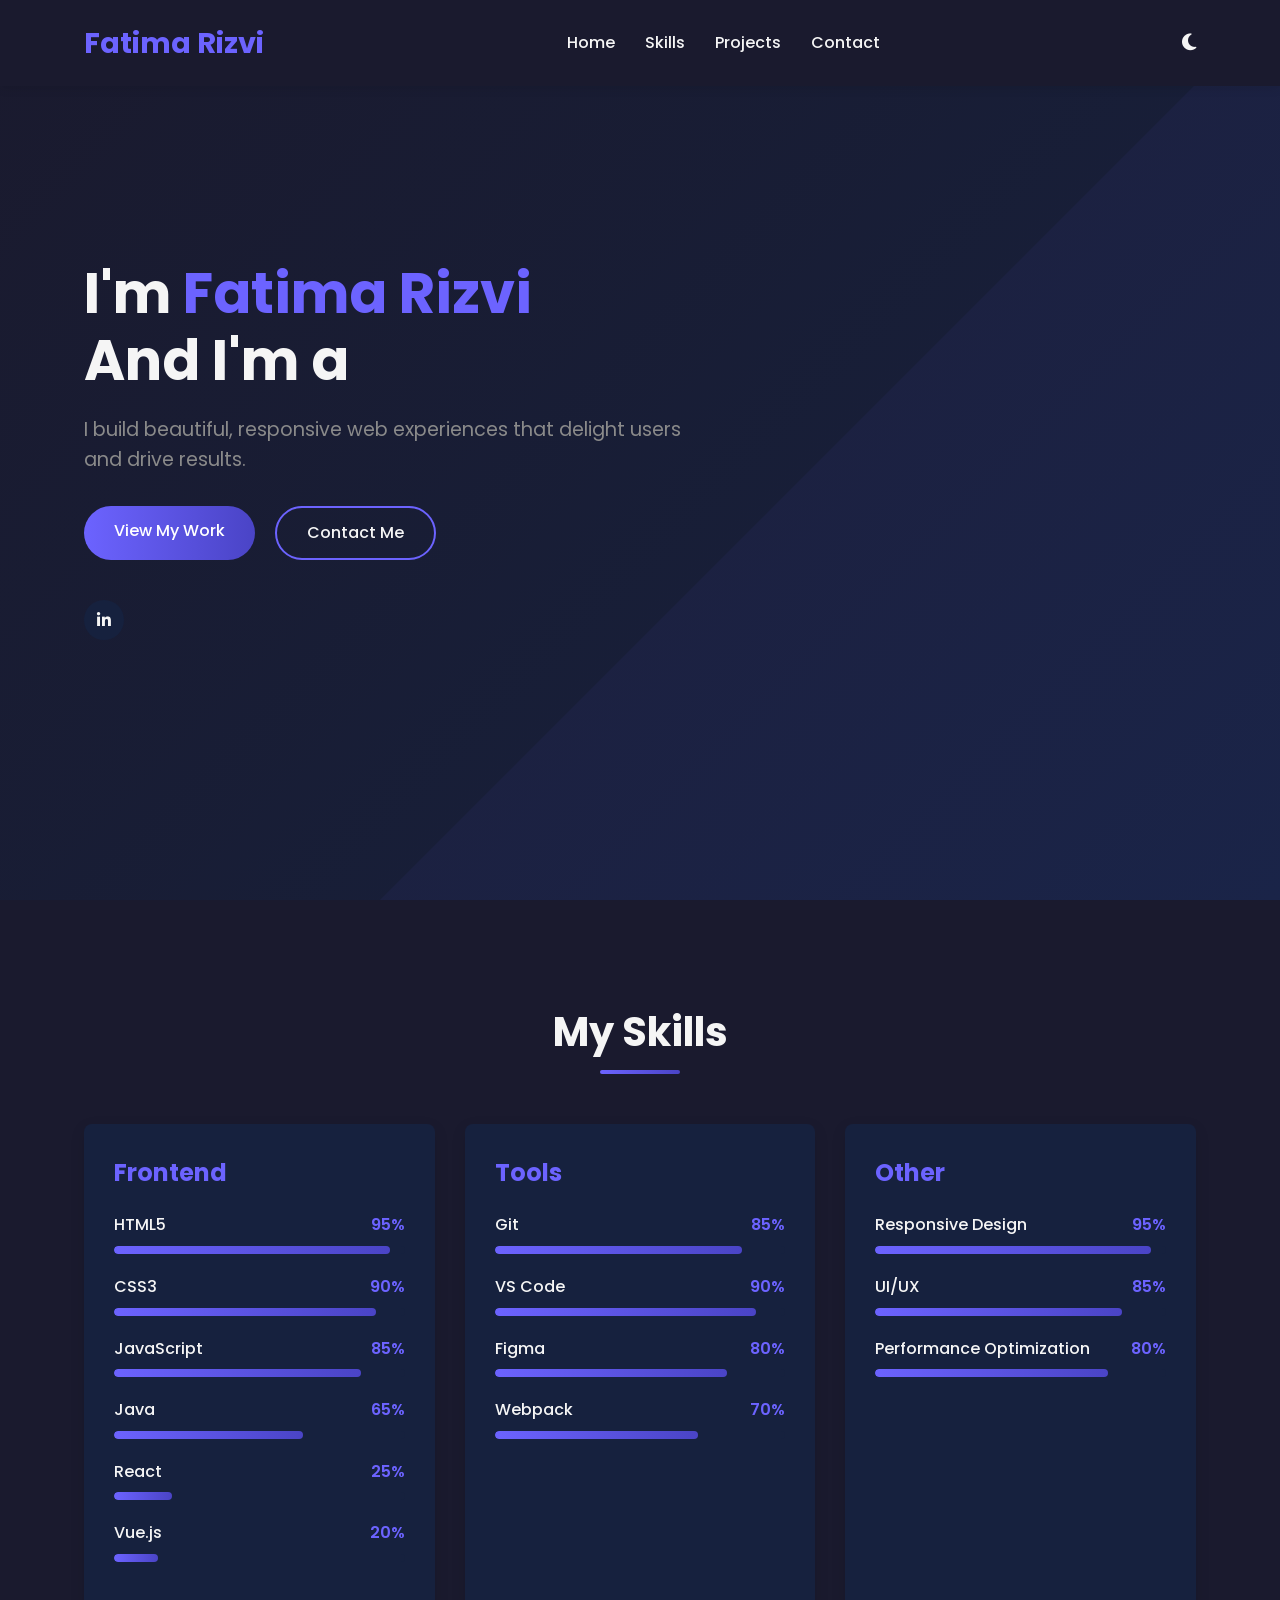
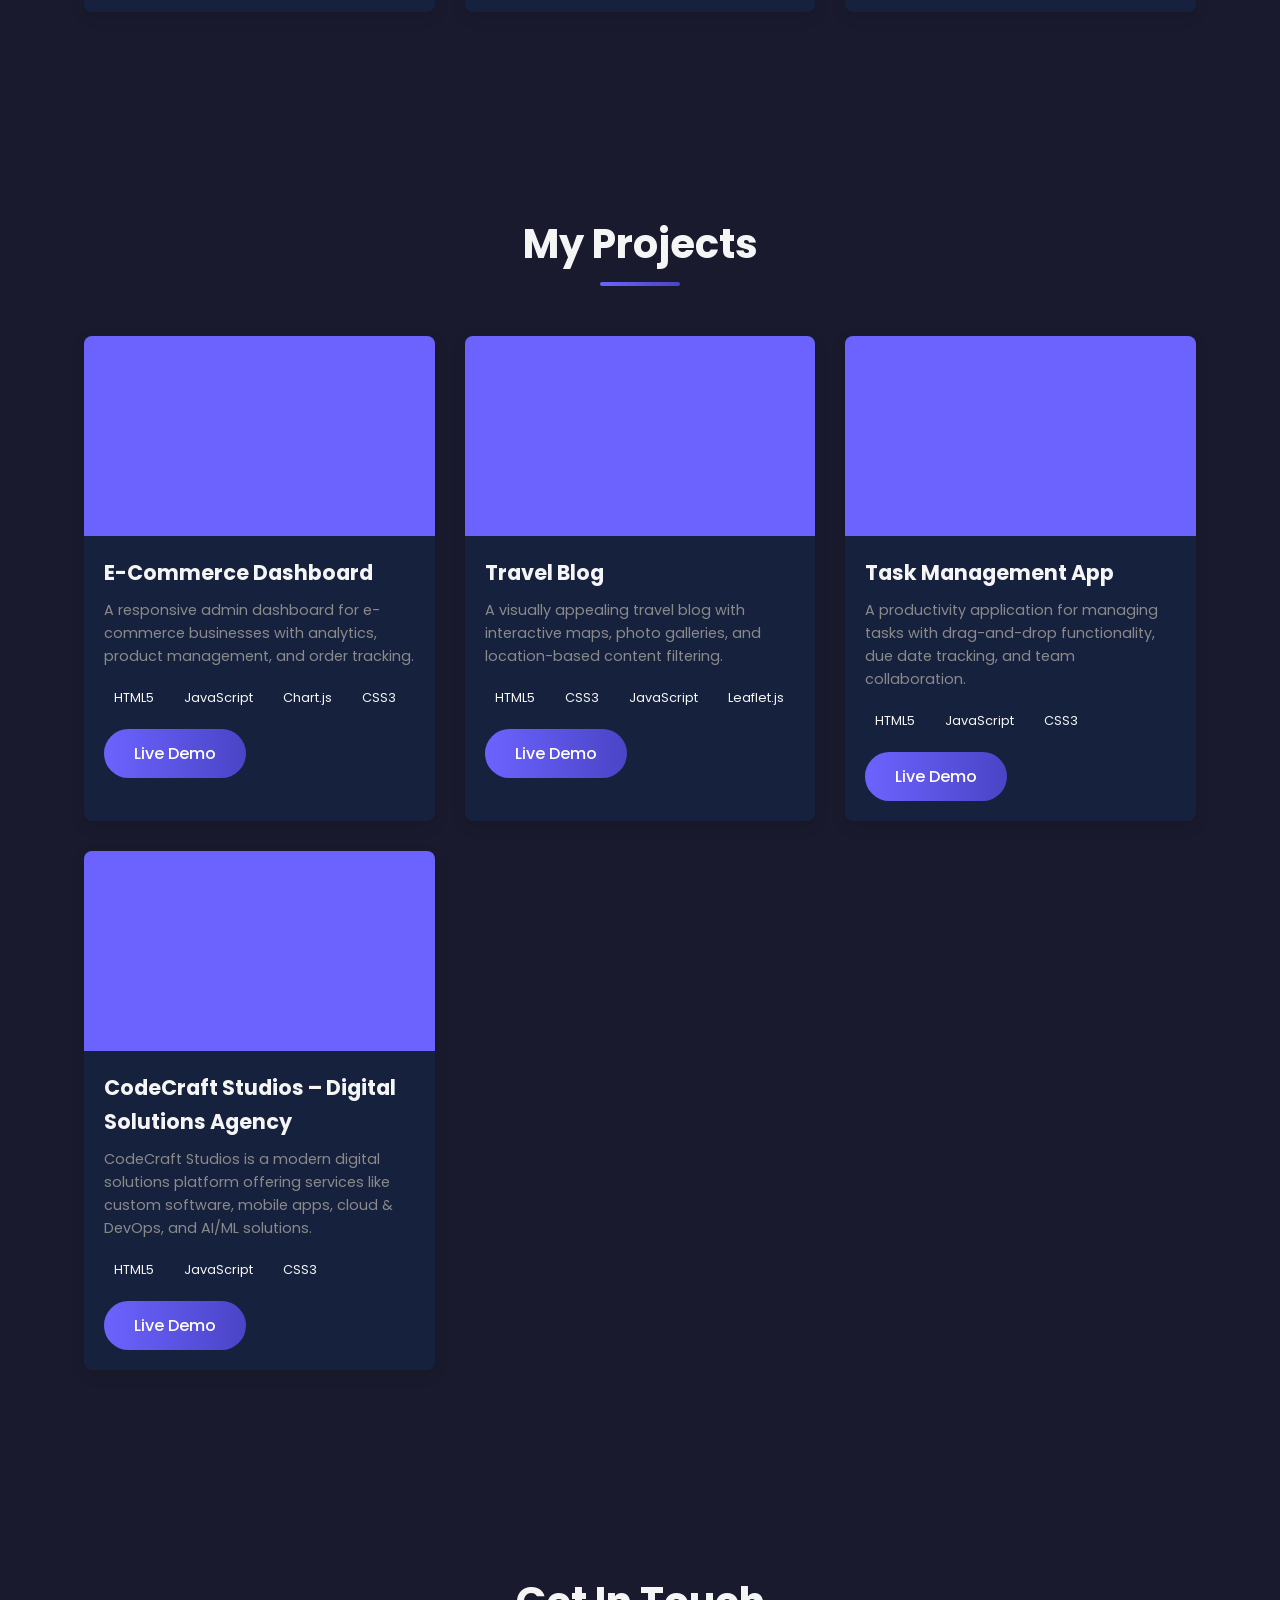
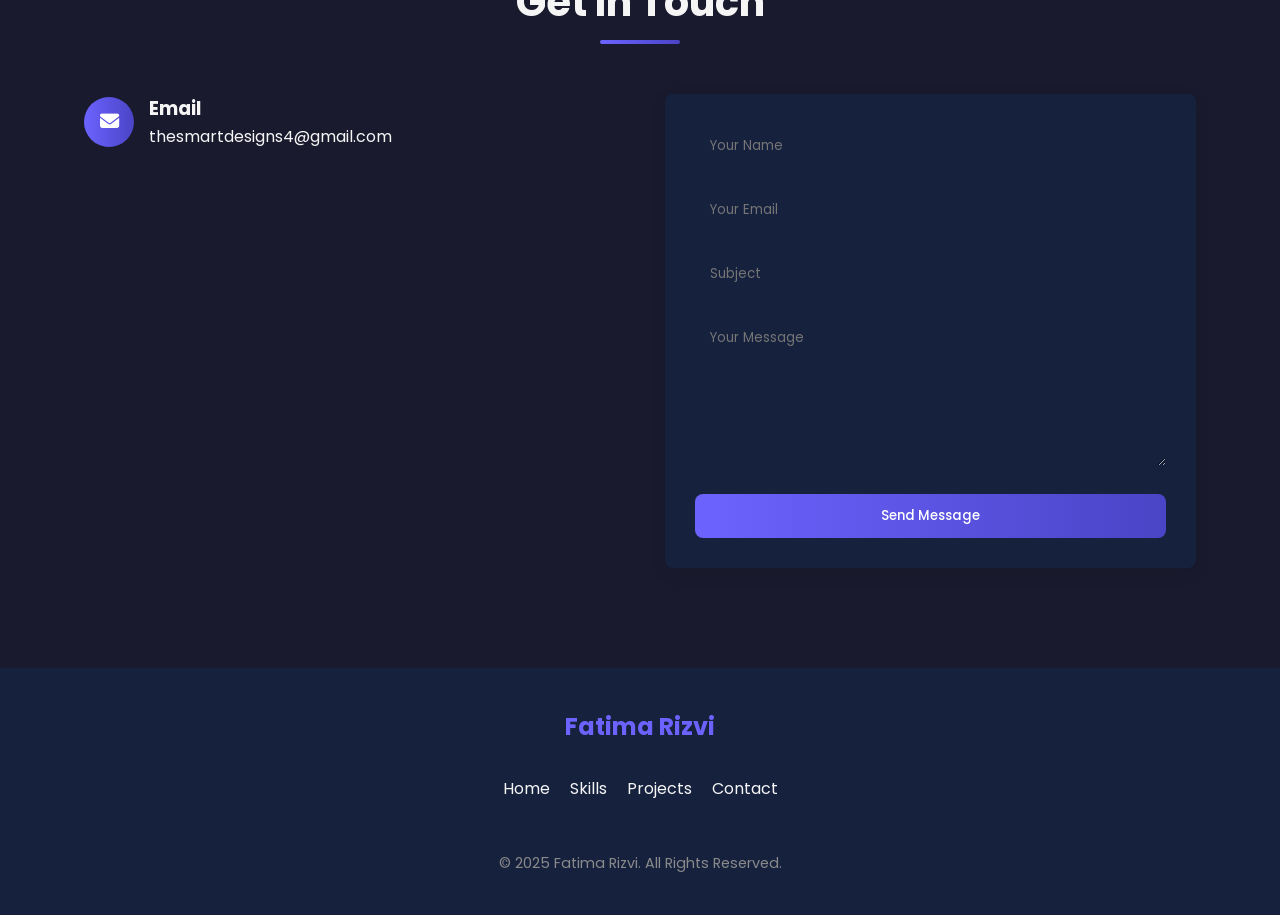
<file: index.html>
<!DOCTYPE html>
<html lang="en">
<head>
    <meta charset="UTF-8">
    <meta name="viewport" content="width=device-width, initial-scale=1.0">
    <title>Fatima Rizvi | Front-End Developer</title>
    <link rel="stylesheet" href="https://cdnjs.cloudflare.com/ajax/libs/font-awesome/6.4.0/css/all.min.css">
    <link href="https://fonts.googleapis.com/css2?family=Poppins:wght@300;400;500;600;700&display=swap" rel="stylesheet">
    <style>
        :root {
            --primary-color: #6C63FF;
            --secondary-color: #4A44C6;
            --dark-color: #1A1A2E;
            --dark-secondary: #16213E;
            --light-color: #FFFFFF;
            --light-secondary: #F5F5F5;
            --text-dark: #333333;
            --text-light: #F5F5F5;
            --gray-color: #8A8A8A;
            --transition: all 0.3s ease;
            --box-shadow: 0 5px 15px rgba(0, 0, 0, 0.1);
            --border-radius: 8px;
        }

        .dark-theme {
            --bg-color: var(--dark-color);
            --bg-secondary: var(--dark-secondary);
            --text-color: var(--text-light);
            --text-secondary: var(--gray-color);
            --card-bg: var(--dark-secondary);
        }

        .light-theme {
            --bg-color: var(--light-color);
            --bg-secondary: var(--light-secondary);
            --text-color: var(--text-dark);
            --text-secondary: var(--gray-color);
            --card-bg: var(--light-secondary);
        }

        * {
            margin: 0;
            padding: 0;
            box-sizing: border-box;
        }

        html {
            scroll-behavior: smooth;
        }

        body {
            font-family: 'Poppins', sans-serif;
            background-color: var(--bg-color);
            color: var(--text-color);
            line-height: 1.6;
            transition: var(--transition);
        }

        a {
            text-decoration: none;
            color: inherit;
        }

        ul {
            list-style: none;
        }

        .container {
            width: 90%;
            max-width: 1200px;
            margin: 0 auto;
            padding: 0 20px;
        }

        .section {
            padding: 100px 0;
        }

        .section-title {
            text-align: center;
            margin-bottom: 60px;
            font-size: 2.5rem;
            position: relative;
        }

        .section-title::after {
            content: '';
            position: absolute;
            bottom: -10px;
            left: 50%;
            transform: translateX(-50%);
            width: 80px;
            height: 4px;
            background: linear-gradient(to right, var(--primary-color), var(--secondary-color));
            border-radius: 2px;
        }

        .btn {
            display: inline-block;
            padding: 12px 30px;
            border-radius: 30px;
            font-weight: 500;
            cursor: pointer;
            transition: var(--transition);
            border: none;
            font-family: inherit;
            font-size: 1rem;
        }

        .btn-primary {
            background: linear-gradient(to right, var(--primary-color), var(--secondary-color));
            color: white;
        }

        .btn-primary:hover {
            transform: translateY(-3px);
            box-shadow: 0 10px 20px rgba(108, 99, 255, 0.3);
        }

        .btn-secondary {
            background: transparent;
            color: var(--text-color);
            border: 2px solid var(--primary-color);
        }

        .btn-secondary:hover {
            background: var(--primary-color);
            color: white;
        }

        /* Header & Navigation */
        header {
            position: fixed;
            top: 0;
            left: 0;
            width: 100%;
            z-index: 1000;
            background-color: var(--bg-color);
            box-shadow: 0 2px 10px rgba(0, 0, 0, 0.1);
            transition: var(--transition);
        }

        .nav-scrolled {
            padding: 10px 0;
            box-shadow: 0 5px 20px rgba(0, 0, 0, 0.1);
        }

        .navbar {
            display: flex;
            justify-content: space-between;
            align-items: center;
            padding: 20px 0;
        }

        .logo {
            font-size: 1.8rem;
            font-weight: 700;
            color: var(--primary-color);
        }

        .nav-links {
            display: flex;
            gap: 30px;
        }

        .nav-link {
            font-weight: 500;
            position: relative;
            transition: var(--transition);
        }

        .nav-link:hover {
            color: var(--primary-color);
        }

        .nav-link::after {
            content: '';
            position: absolute;
            bottom: -5px;
            left: 0;
            width: 0;
            height: 2px;
            background-color: var(--primary-color);
            transition: var(--transition);
        }

        .nav-link:hover::after {
            width: 100%;
        }

        .theme-toggle {
            background: none;
            border: none;
            color: var(--text-color);
            font-size: 1.2rem;
            cursor: pointer;
            transition: var(--transition);
        }

        .theme-toggle:hover {
            color: var(--primary-color);
        }

        .hamburger {
            display: none;
            cursor: pointer;
            font-size: 1.5rem;
        }

        /* Hero Section */
        .hero {
            height: 100vh;
            display: flex;
            align-items: center;
            background: linear-gradient(135deg, var(--bg-color) 0%, var(--bg-secondary) 100%);
            position: relative;
            overflow: hidden;
        }

        .hero::before {
            content: '';
            position: absolute;
            top: 0;
            left: 0;
            width: 100%;
            height: 100%;
            background: url('data:image/svg+xml,<svg xmlns="http://www.w3.org/2000/svg" viewBox="0 0 1000 1000" opacity="0.05"><polygon fill="%236C63FF" points="0,1000 1000,0 1000,1000"/></svg>');
            background-size: cover;
        }

        .hero-content {
            position: relative;
            z-index: 1;
            max-width: 600px;
        }

        .hero-title {
            font-size: 3.5rem;
            font-weight: 700;
            margin-bottom: 20px;
            line-height: 1.2;
        }

        .hero-title span {
            color: var(--primary-color);
        }

        .hero-subtitle {
            font-size: 1.2rem;
            color: var(--text-secondary);
            margin-bottom: 30px;
        }

        .hero-buttons {
            display: flex;
            gap: 20px;
            margin-bottom: 40px;
        }

        .social-icons {
            display: flex;
            gap: 20px;
        }

        .social-icon {
            width: 40px;
            height: 40px;
            border-radius: 50%;
            background-color: var(--card-bg);
            display: flex;
            align-items: center;
            justify-content: center;
            transition: var(--transition);
        }

        .social-icon:hover {
            background-color: var(--primary-color);
            color: white;
            transform: translateY(-5px);
        }

        /* Skills Section */
        .skills-grid {
            display: grid;
            grid-template-columns: repeat(auto-fit, minmax(300px, 1fr));
            gap: 30px;
        }

        .skill-category {
            background-color: var(--card-bg);
            padding: 30px;
            border-radius: var(--border-radius);
            box-shadow: var(--box-shadow);
            transition: var(--transition);
        }

        .skill-category:hover {
            transform: translateY(-10px);
        }

        .skill-category h3 {
            margin-bottom: 20px;
            font-size: 1.5rem;
            color: var(--primary-color);
        }

        .skill-item {
            margin-bottom: 20px;
        }

        .skill-header {
            display: flex;
            justify-content: space-between;
            margin-bottom: 8px;
        }

        .skill-name {
            font-weight: 500;
        }

        .skill-percentage {
            color: var(--primary-color);
            font-weight: 600;
        }

        .skill-bar {
            height: 8px;
            background-color: var(--bg-secondary);
            border-radius: 4px;
            overflow: hidden;
        }

        .skill-progress {
            height: 100%;
            background: linear-gradient(to right, var(--primary-color), var(--secondary-color));
            border-radius: 4px;
            width: 0;
            transition: width 1.5s ease;
        }

        /* Projects Section */
        .projects-filter {
            display: flex;
            justify-content: center;
            flex-wrap: wrap;
            gap: 15px;
            margin-bottom: 40px;
        }

        .filter-btn {
            padding: 8px 20px;
            background-color: var(--card-bg);
            border: none;
            border-radius: 30px;
            cursor: pointer;
            transition: var(--transition);
            font-family: inherit;
            color: var(--text-color);
        }

        .filter-btn.active, .filter-btn:hover {
            background: linear-gradient(to right, var(--primary-color), var(--secondary-color));
            color: white;
        }

        .projects-grid {
            display: grid;
            grid-template-columns: repeat(auto-fill, minmax(350px, 1fr));
            gap: 30px;
        }

        .project-card {
            background-color: var(--card-bg);
            border-radius: var(--border-radius);
            overflow: hidden;
            box-shadow: var(--box-shadow);
            transition: var(--transition);
        }

        .project-card:hover {
            transform: translateY(-10px);
        }

        .project-img {
            height: 200px;
            width: 100%;
            background-color: var(--primary-color);
            position: relative;
            overflow: hidden;
        }

        .project-overlay {
            position: absolute;
            top: 0;
            left: 0;
            width: 100%;
            height: 100%;
            background: rgba(108, 99, 255, 0.9);
            display: flex;
            align-items: center;
            justify-content: center;
            opacity: 0;
            transition: var(--transition);
        }

        .project-card:hover .project-overlay {
            opacity: 1;
        }

        .project-actions {
            display: flex;
            gap: 15px;
        }

        .project-content {
            padding: 20px;
        }

        .project-title {
            font-size: 1.3rem;
            margin-bottom: 10px;
        }

        .project-description {
            color: var(--text-secondary);
            margin-bottom: 15px;
            font-size: 0.9rem;
        }

        .project-tech {
            display: flex;
            flex-wrap: wrap;
            gap: 10px;
            margin-bottom: 15px;
        }

        .tech-tag {
            padding: 5px 10px;
            background-color: var(--bg-secondary);
            border-radius: 20px;
            font-size: 0.8rem;
        }

        /* Contact Section */
        .contact-container {
            display: grid;
            grid-template-columns: repeat(auto-fit, minmax(300px, 1fr));
            gap: 50px;
        }

        .contact-info {
            display: flex;
            flex-direction: column;
            gap: 30px;
        }

        .contact-item {
            display: flex;
            align-items: center;
            gap: 15px;
        }

        .contact-icon {
            width: 50px;
            height: 50px;
            border-radius: 50%;
            background: linear-gradient(to right, var(--primary-color), var(--secondary-color));
            display: flex;
            align-items: center;
            justify-content: center;
            color: white;
            font-size: 1.2rem;
        }

        .contact-form {
            background-color: var(--card-bg);
            padding: 30px;
            border-radius: var(--border-radius);
            box-shadow: var(--box-shadow);
        }

        .form-group {
            margin-bottom: 20px;
        }

        .form-control {
            width: 100%;
            padding: 12px 15px;
            background-color: var(--bg-secondary);
            border: none;
            border-radius: var(--border-radius);
            color: var(--text-color);
            font-family: inherit;
            transition: var(--transition);
        }

        .form-control:focus {
            outline: none;
            box-shadow: 0 0 0 2px var(--primary-color);
        }

        textarea.form-control {
            min-height: 150px;
            resize: vertical;
        }

        .submit-btn {
            width: 100%;
            padding: 12px;
            background: linear-gradient(to right, var(--primary-color), var(--secondary-color));
            color: white;
            border: none;
            border-radius: var(--border-radius);
            cursor: pointer;
            font-family: inherit;
            font-weight: 500;
            transition: var(--transition);
        }

        .submit-btn:hover {
            transform: translateY(-3px);
            box-shadow: 0 10px 20px rgba(108, 99, 255, 0.3);
        }

        /* Footer */
        footer {
            background-color: var(--dark-secondary);
            color: var(--text-light);
            padding: 40px 0;
            text-align: center;
        }

        .footer-content {
            display: flex;
            flex-direction: column;
            align-items: center;
            gap: 20px;
        }

        .footer-logo {
            font-size: 1.5rem;
            font-weight: 700;
            color: var(--primary-color);
        }

        .footer-links {
            display: flex;
            gap: 20px;
            margin: 10px 0;
        }

        .footer-link {
            transition: var(--transition);
        }

        .footer-link:hover {
            color: var(--primary-color);
        }

        .copyright {
            color: var(--gray-color);
            font-size: 0.9rem;
        }

        /* Modal */
        .modal {
            position: fixed;
            top: 0;
            left: 0;
            width: 100%;
            height: 100%;
            background-color: rgba(0, 0, 0, 0.8);
            display: flex;
            align-items: center;
            justify-content: center;
            z-index: 2000;
            opacity: 0;
            visibility: hidden;
            transition: var(--transition);
        }

        .modal.active {
            opacity: 1;
            visibility: visible;
        }

        .modal-content {
            background-color: var(--bg-color);
            width: 90%;
            max-width: 800px;
            border-radius: var(--border-radius);
            padding: 30px;
            position: relative;
            transform: translateY(50px);
            transition: transform 0.5s ease;
        }

        .modal.active .modal-content {
            transform: translateY(0);
        }

        .close-modal {
            position: absolute;
            top: 20px;
            right: 20px;
            font-size: 1.5rem;
            cursor: pointer;
            transition: var(--transition);
        }

        .close-modal:hover {
            color: var(--primary-color);
        }

        .modal-img {
            width: 100%;
            height: 300px;
            background-color: var(--primary-color);
            border-radius: var(--border-radius);
            margin-bottom: 20px;
        }

        .modal-title {
            font-size: 2rem;
            margin-bottom: 15px;
        }

        .modal-description {
            margin-bottom: 20px;
            color: var(--text-secondary);
        }

        .modal-tech {
            display: flex;
            flex-wrap: wrap;
            gap: 10px;
            margin-bottom: 20px;
        }

        .modal-links {
            display: flex;
            gap: 15px;
        }

        /* Responsive Design */
        @media (max-width: 992px) {
            .hero-title {
                font-size: 2.8rem;
            }
            
            .projects-grid {
                grid-template-columns: repeat(auto-fill, minmax(300px, 1fr));
            }
        }

        @media (max-width: 768px) {
            .navbar {
                padding: 15px 0;
            }
            
            .nav-links {
                position: fixed;
                top: 70px;
                left: 0;
                width: 100%;
                background-color: var(--bg-color);
                flex-direction: column;
                align-items: center;
                padding: 20px 0;
                box-shadow: 0 5px 10px rgba(0, 0, 0, 0.1);
                transform: translateY(-150%);
                transition: transform 0.4s ease;
            }
            
            .nav-links.active {
                transform: translateY(0);
            }
            
            .hamburger {
                display: block;
            }
            
            .hero-title {
                font-size: 2.5rem;
            }
            
            .hero-buttons {
                flex-direction: column;
                align-items: flex-start;
            }
            
            /* Text Animation Styles */
.multiple-text {
    color: var(--primary-color);
    position: relative;
}

.multiple-text::after {
    content: '|';
    position: absolute;
    right: -8px;
    color: var(--primary-color);
    animation: blink 0.7s infinite;
}

@keyframes blink {
    0%, 100% { opacity: 1; }
    50% { opacity: 0; }
}

/* Ensure the hero title has enough space for the animation */
.hero-title {
    min-height: 120px;
    display: flex;
    flex-direction: column;
    justify-content: center;
}
            .section-title {
                font-size: 2rem;
            }
        }

        @media (max-width: 576px) {
            .hero-title {
                font-size: 2rem;
            }
            
            .projects-grid {
                grid-template-columns: 1fr;
            }
            
            .contact-container {
                grid-template-columns: 1fr;
            }
        }
    </style>
</head>
<body class="dark-theme">
    <!-- Header & Navigation -->
    <header>
        <div class="container">
            <nav class="navbar">
                <a href="#" class="logo">Fatima Rizvi</a>
                <ul class="nav-links">
                    <li><a href="#home" class="nav-link">Home</a></li>
                    <li><a href="#skills" class="nav-link">Skills</a></li>
                    <li><a href="#projects" class="nav-link">Projects</a></li>
                    <li><a href="#contact" class="nav-link">Contact</a></li>
                </ul>
                <button class="theme-toggle" id="theme-toggle">
                    <i class="fas fa-moon"></i>
                </button>
                <div class="hamburger" id="hamburger">
                    <i class="fas fa-bars"></i>
                </div>
            </nav>
        </div>
    </header>

<!-- Hero Section -->
<section class="hero" id="home">
    <div class="container">
        <div class="hero-content">
            <h1 class="hero-title">I'm <span>Fatima Rizvi</span><br>
                And I'm a <span class="multiple-text"></span>
            </h1>
            <p class="hero-subtitle">I build beautiful, responsive web experiences that delight users and drive results.</p>
            <div class="hero-buttons">
                <a href="#projects" class="btn btn-primary">View My Work</a>
                <a href="#contact" class="btn btn-secondary">Contact Me</a>
            </div>
            <div class="social-icons">
                <!-- <a href="#" class="social-icon"><i class="fab fa-github"></i></a> -->
                <a href="https://www.linkedin.com/in/meher-m-528456380/" class="social-icon"><i class="fab fa-linkedin-in"></i></a>
                <!-- <a href="#" class="social-icon"><i class="fab fa-twitter"></i></a> -->
                <!-- <a href="#" class="social-icon"><i class="fab fa-codepen"></i></a> -->
            </div>
        </div>
    </div>
</section>

    <!-- Skills Section -->
    <section class="section" id="skills">
        <div class="container">
            <h2 class="section-title">My Skills</h2>
            <div class="skills-grid">
                <div class="skill-category">
                    <h3>Frontend</h3>
                    <div class="skill-item">
                        <div class="skill-header">
                            <span class="skill-name">HTML5</span>
                            <span class="skill-percentage">95%</span>
                        </div>
                        <div class="skill-bar">
                            <div class="skill-progress" data-width="95"></div>
                        </div>
                    </div>
                    <div class="skill-item">
                        <div class="skill-header">
                            <span class="skill-name">CSS3</span>
                            <span class="skill-percentage">90%</span>
                        </div>
                        <div class="skill-bar">
                            <div class="skill-progress" data-width="90"></div>
                        </div>
                    </div>
                    <div class="skill-item">
                        <div class="skill-header">
                            <span class="skill-name">JavaScript</span>
                            <span class="skill-percentage">85%</span>
                        </div>
                        <div class="skill-bar">
                            <div class="skill-progress" data-width="85"></div>
                        </div>
                    </div>
                    <div class="skill-item">
                        <div class="skill-header">
                            <span class="skill-name">Java</span>
                            <span class="skill-percentage">65%</span>
                        </div>
                        <div class="skill-bar">
                            <div class="skill-progress" data-width="65"></div>
                        </div>
                    </div>
                    <div class="skill-item">
                        <div class="skill-header">
                            <span class="skill-name">React</span>
                            <span class="skill-percentage">25%</span>
                        </div>
                        <div class="skill-bar">
                            <div class="skill-progress" data-width="20"></div>
                        </div>
                    </div>
                    <div class="skill-item">
                        <div class="skill-header">
                            <span class="skill-name">Vue.js</span>
                            <span class="skill-percentage">20%</span>
                        </div>
                        <div class="skill-bar">
                            <div class="skill-progress" data-width="15"></div>
                        </div>
                    </div>
                </div>
                <div class="skill-category">
                    <h3>Tools</h3>
                    <div class="skill-item">
                        <div class="skill-header">
                            <span class="skill-name">Git</span>
                            <span class="skill-percentage">85%</span>
                        </div>
                        <div class="skill-bar">
                            <div class="skill-progress" data-width="85"></div>
                        </div>
                    </div>
                    <div class="skill-item">
                        <div class="skill-header">
                            <span class="skill-name">VS Code</span>
                            <span class="skill-percentage">90%</span>
                        </div>
                        <div class="skill-bar">
                            <div class="skill-progress" data-width="90"></div>
                        </div>
                    </div>
                    <div class="skill-item">
                        <div class="skill-header">
                            <span class="skill-name">Figma</span>
                            <span class="skill-percentage">80%</span>
                        </div>
                        <div class="skill-bar">
                            <div class="skill-progress" data-width="80"></div>
                        </div>
                    </div>
                    <div class="skill-item">
                        <div class="skill-header">
                            <span class="skill-name">Webpack</span>
                            <span class="skill-percentage">70%</span>
                        </div>
                        <div class="skill-bar">
                            <div class="skill-progress" data-width="70"></div>
                        </div>
                    </div>
                </div>
                <div class="skill-category">
                    <h3>Other</h3>
                    <div class="skill-item">
                        <div class="skill-header">
                            <span class="skill-name">Responsive Design</span>
                            <span class="skill-percentage">95%</span>
                        </div>
                        <div class="skill-bar">
                            <div class="skill-progress" data-width="95"></div>
                        </div>
                    </div>
                    <div class="skill-item">
                        <div class="skill-header">
                            <span class="skill-name">UI/UX</span>
                            <span class="skill-percentage">85%</span>
                        </div>
                        <div class="skill-bar">
                            <div class="skill-progress" data-width="85"></div>
                        </div>
                    </div>
                    <div class="skill-item">
                        <div class="skill-header">
                            <span class="skill-name">Performance Optimization</span>
                            <span class="skill-percentage">80%</span>
                        </div>
                        <div class="skill-bar">
                            <div class="skill-progress" data-width="80"></div>
                        </div>
                    </div>
                </div>
            </div>
        </div>
    </section>

    <!-- Projects Section -->
    <section class="section" id="projects">
        <div class="container">
            <h2 class="section-title">My Projects</h2>
            <!-- <div class="projects-filter">
                <button class="filter-btn active" data-filter="all">All</button>
                <button class="filter-btn" data-filter="html">HTML/CSS</button>
                <button class="filter-btn" data-filter="javascript">JavaScript</button>
                <button class="filter-btn" data-filter="react">React</button>
                <button class="filter-btn" data-filter="vue">Vue.js</button>
            </div> -->
            <div class="projects-grid">
                <!-- Project 1 -->
                <div class="project-card" data-category="javascript react">
                    <div class="project-img">
                        <div class="project-overlay">
                            <div class="project-actions">
                                <!-- <button class="btn btn-primary view-project" data-id="1">View Details</button> -->
                            </div>
                        </div>
                    </div>
                    <div class="project-content">
                        <h3 class="project-title">E-Commerce Dashboard</h3>
                        <p class="project-description">A responsive admin dashboard for e-commerce businesses with analytics, product management, and order tracking.</p>
                        <div class="project-tech">
                            <span class="tech-tag">HTML5</span>
                            <span class="tech-tag">JavaScript</span>
                            <span class="tech-tag">Chart.js</span>
                            <span class="tech-tag">CSS3</span>
                        </div>
                        <div class="project-links">
                            <a href="https://smartcreativesagency.github.io/ecommerce.github.io/shop.html" class="btn btn-primary">Live Demo</a>
                            <!-- <a href="#" class="btn btn-secondary">GitHub</a> -->
                        </div>
                    </div>
                </div>
                <!-- Project 2 -->
                <div class="project-card" data-category="html javascript">
                    <div class="project-img">
                        <div class="project-overlay">
                            <div class="project-actions">
                                <!-- <button class="btn btn-primary view-project" data-id="2">View Details</button> -->
                            </div>
                        </div>
                    </div>
                    <div class="project-content">
                        <h3 class="project-title">Travel Blog</h3>
                        <p class="project-description">A visually appealing travel blog with interactive maps, photo galleries, and location-based content filtering.</p>
                        <div class="project-tech">
                            <span class="tech-tag">HTML5</span>
                            <span class="tech-tag">CSS3</span>
                            <span class="tech-tag">JavaScript</span>
                            <span class="tech-tag">Leaflet.js</span>
                        </div>
                        <div class="project-links">
                            <a href="https://smartcreativesagency.github.io/travel.github.io/travel.html" class="btn btn-primary">Live Demo</a>
                            <!-- <a href="#" class="btn btn-secondary">GitHub</a> -->
                        </div>
                    </div>
                </div>
                <!-- Project 3 -->
                <div class="project-card" data-category="vue javascript">
                    <div class="project-img">
                        <div class="project-overlay">
                            <div class="project-actions">
                                <!-- <button class="btn btn-primary view-project" data-id="3">View Details</button> -->
                            </div>
                        </div>
                    </div>
                    <div class="project-content">
                        <h3 class="project-title">Task Management App</h3>
                        <p class="project-description">A productivity application for managing tasks with drag-and-drop functionality, due date tracking, and team collaboration.</p>
                        <div class="project-tech">
                            <span class="tech-tag">HTML5</span>
                            <span class="tech-tag">JavaScript</span>
                            <span class="tech-tag">CSS3</span>
                        </div>
                        <div class="project-links">
                            <a href="https://smartcreativesagency.github.io/taskmanage.github.io/task.html" class="btn btn-primary">Live Demo</a>
                            <!-- <a href="#" class="btn btn-secondary">GitHub</a> -->
                        </div>
                    </div>
                </div>
                <!-- Project 4 -->
                <div class="project-card" data-category="vue javascript">
                    <div class="project-img">
                        <div class="project-overlay">
                            <div class="project-actions">
                                <!-- <button class="btn btn-primary view-project" data-id="3">View Details</button> -->
                            </div>
                        </div>
                    </div>
                    <div class="project-content">
                        <h3 class="project-title">CodeCraft Studios – Digital Solutions Agency</h3>
                        <p class="project-description">CodeCraft Studios is a modern digital solutions platform offering services like custom software, mobile apps, cloud & DevOps, and AI/ML solutions.</p>
                        <div class="project-tech">
                            <span class="tech-tag">HTML5</span>
                            <span class="tech-tag">JavaScript</span>
                            <span class="tech-tag">CSS3</span>
                        </div>
                        <div class="project-links">
                            <a href="https://smartcreativesagency.github.io/codecraft.github.io/codecraft.html" class="btn btn-primary">Live Demo</a>
                            <!-- <a href="#" class="btn btn-secondary">GitHub</a> -->
                        </div>
                    </div>
                </div>
            </div>
        </div>
    </section>

<!-- Contact Section -->
<section class="section" id="contact">
    <div class="container">
        <h2 class="section-title">Get In Touch</h2>
        <div class="contact-container">
            <div class="contact-info">
                <!-- <div class="contact-item">
                    <div class="contact-icon">
                        <i class="fas fa-map-marker-alt"></i>
                    </div>
                    <div>
                        <h3>Location</h3>
                        <p>San Francisco, CA</p>
                    </div>
                </div> -->
                <div class="contact-item">
                    <div class="contact-icon">
                        <i class="fas fa-envelope"></i>
                    </div>
                    <div>
                        <h3>Email</h3>
                        <p>thesmartdesigns4@gmail.com</p>
                    </div>
                </div>
                <!-- <div class="contact-item">
                    <div class="contact-icon">
                        <i class="fas fa-phone"></i>
                    </div>
                    <div>
                        <h3>Phone</h3>
                        <p>+1 (555) 123-4567</p>
                    </div>
                </div> -->
            </div>
            <div class="contact-form">
                <form id="contactForm">
                    <div class="form-group">
                        <input type="text" class="form-control" placeholder="Your Name" name="fullName" required>
                    </div>
                    <div class="form-group">
                        <input type="email" class="form-control" placeholder="Your Email" name="userEmail" required>
                    </div>
                    <div class="form-group">
                        <input type="text" class="form-control" placeholder="Subject" name="subject" required>
                    </div>
                    <div class="form-group">
                        <textarea class="form-control" placeholder="Your Message" name="userMessage" required></textarea>
                    </div>
                    <button type="submit" class="submit-btn">Send Message</button>
                </form>
            </div>
        </div>
    </div>
</section>

    <!-- Footer -->
    <footer>
        <div class="container">
            <div class="footer-content">
                <a href="#" class="footer-logo">Fatima Rizvi</a>
                <ul class="footer-links">
                    <li><a href="#home" class="footer-link">Home</a></li>
                    <li><a href="#skills" class="footer-link">Skills</a></li>
                    <li><a href="#projects" class="footer-link">Projects</a></li>
                    <li><a href="#contact" class="footer-link">Contact</a></li>
                </ul>
                <div class="social-icons">
                    <!-- <a href="#" class="social-icon" style="background-color: #16213E"><i class="fab fa-github"></i></a> -->
                    <!-- <a href="#" class="social-icon" style="background-color: #16213E"><i class="fab fa-linkedin-in"></i></a> -->
                    <!-- <a href="#" class="social-icon" style="background-color: #16213E"><i class="fab fa-twitter"></i></a>
                    <a href="#" class="social-icon" style="background-color: #16213E"><i class="fab fa-codepen"></i></a> -->
                </div>
                <p class="copyright">© 2025 Fatima Rizvi. All Rights Reserved.</p>
            </div>
        </div>
    </footer>

    <!-- Project Modal -->
    <div class="modal" id="projectModal">
        <div class="modal-content">
            <span class="close-modal">&times;</span>
            <div class="modal-img"></div>
            <h2 class="modal-title">Project Title</h2>
            <p class="modal-description">Project description will appear here with detailed information about the project, technologies used, challenges faced, and solutions implemented.</p>
            <div class="modal-tech">
                <span class="tech-tag">React</span>
                <span class="tech-tag">JavaScript</span>
                <span class="tech-tag">CSS3</span>
                <span class="tech-tag">API</span>
            </div>
            <div class="modal-links">
                <a href="#" class="btn btn-primary">Live Demo</a>
                <!-- <a href="#" class="btn btn-secondary">GitHub</a> -->
            </div>
        </div>
    </div>

    <script>
        // DOM Elements
        const themeToggle = document.getElementById('theme-toggle');
        const hamburger = document.getElementById('hamburger');
        const navLinks = document.querySelector('.nav-links');
        const filterBtns = document.querySelectorAll('.filter-btn');
        const projectCards = document.querySelectorAll('.project-card');
        const skillProgresses = document.querySelectorAll('.skill-progress');
        const viewProjectBtns = document.querySelectorAll('.view-project');
        const modal = document.getElementById('projectModal');
        const closeModal = document.querySelector('.close-modal');
        //const contactForm = document.getElementById('contactForm');
        const contactForm = document.getElementById('contactForm');
        const status = document.getElementById('formStatus');
        const scriptURL = "https://script.google.com/macros/s/AKfycbxSFTf9Fr-Jz59t0giM2cFWs7aTSLsZ7A7-FXiEMG_8NfUNQ9MvWZEZJRoDo74WOXvZBQ/exec";

        // Theme Toggle
        themeToggle.addEventListener('click', () => {
            document.body.classList.toggle('light-theme');
            document.body.classList.toggle('dark-theme');
            
            const icon = themeToggle.querySelector('i');
            if (document.body.classList.contains('light-theme')) {
                icon.classList.remove('fa-moon');
                icon.classList.add('fa-sun');
            } else {
                icon.classList.remove('fa-sun');
                icon.classList.add('fa-moon');
            }
        });

        // Mobile Navigation
        hamburger.addEventListener('click', () => {
            navLinks.classList.toggle('active');
            hamburger.querySelector('i').classList.toggle('fa-times');
        });

        // Close mobile menu when clicking on a link
        document.querySelectorAll('.nav-link').forEach(link => {
            link.addEventListener('click', () => {
                navLinks.classList.remove('active');
                hamburger.querySelector('i').classList.remove('fa-times');
            });
        });

        // Navbar scroll effect
        window.addEventListener('scroll', () => {
            const header = document.querySelector('header');
            if (window.scrollY > 50) {
                header.classList.add('nav-scrolled');
            } else {
                header.classList.remove('nav-scrolled');
            }
        });

        // Text Animation for Hero Section
const typedTextSpan = document.querySelector('.multiple-text');
const cursorSpan = document.querySelector('.multiple-text::after');

const textArray = [
    "Front-End Developer",
    "UI/UX Designer",
    "Graphic Designer", 
    "Web Designer",
    "JavaScript Developer",
    "Java Developer",
    "Python Developer",
    "Full Stack Developer",
    "Backend Developer",
    "React Developer"
];
const typingDelay = 100;
const erasingDelay = 50;
const newTextDelay = 2000; // Delay between current and next text
let textArrayIndex = 0;
let charIndex = 0;

function type() {
    if (charIndex < textArray[textArrayIndex].length) {
        if(!typedTextSpan.classList.contains("typing")) {
            typedTextSpan.classList.add("typing");
        }
        typedTextSpan.textContent += textArray[textArrayIndex].charAt(charIndex);
        charIndex++;
        setTimeout(type, typingDelay);
    } 
    else {
        typedTextSpan.classList.remove("typing");
        setTimeout(erase, newTextDelay);
    }
}

function erase() {
    if (charIndex > 0) {
        if(!typedTextSpan.classList.contains("typing")) {
            typedTextSpan.classList.add("typing");
        }
        typedTextSpan.textContent = textArray[textArrayIndex].substring(0, charIndex-1);
        charIndex--;
        setTimeout(erase, erasingDelay);
    } 
    else {
        typedTextSpan.classList.remove("typing");
        textArrayIndex++;
        if(textArrayIndex >= textArray.length) textArrayIndex = 0;
        setTimeout(type, typingDelay + 1100);
    }
}

// Start the animation when DOM is loaded
document.addEventListener('DOMContentLoaded', function() {
    if(textArray.length) setTimeout(type, newTextDelay + 250);
});

        // Project Filtering
        filterBtns.forEach(btn => {
            btn.addEventListener('click', () => {
                // Remove active class from all buttons
                filterBtns.forEach(b => b.classList.remove('active'));
                // Add active class to clicked button
                btn.classList.add('active');
                
                const filter = btn.getAttribute('data-filter');
                
                projectCards.forEach(card => {
                    if (filter === 'all' || card.getAttribute('data-category').includes(filter)) {
                        card.style.display = 'block';
                        setTimeout(() => {
                            card.style.opacity = '1';
                            card.style.transform = 'translateY(0)';
                        }, 200);
                    } else {
                        card.style.opacity = '0';
                        card.style.transform = 'translateY(20px)';
                        setTimeout(() => {
                            card.style.display = 'none';
                        }, 300);
                    }
                });
            });
        });

        // Animate skill bars when scrolling to the section
        const skillsSection = document.getElementById('skills');
        
        const animateSkillBars = () => {
            skillProgresses.forEach(progress => {
                const width = progress.getAttribute('data-width');
                progress.style.width = `${width}%`;
            });
        };

        const observerOptions = {
            threshold: 0.5
        };

        const observer = new IntersectionObserver((entries) => {
            entries.forEach(entry => {
                if (entry.isIntersecting) {
                    animateSkillBars();
                }
            });
        }, observerOptions);

        observer.observe(skillsSection);

        // Project Modal
        viewProjectBtns.forEach(btn => {
            btn.addEventListener('click', () => {
                const projectId = btn.getAttribute('data-id');
                // In a real application, you would fetch project details based on the ID
                // For this example, we'll just show the modal with placeholder content
                modal.classList.add('active');
                document.body.style.overflow = 'hidden';
            });
        });

        closeModal.addEventListener('click', () => {
            modal.classList.remove('active');
            document.body.style.overflow = 'auto';
        });

        window.addEventListener('click', (e) => {
            if (e.target === modal) {
                modal.classList.remove('active');
                document.body.style.overflow = 'auto';
            }
        });

        // Contact Form Validation
        
// Contact Form Submission with CORS handling
contactForm.addEventListener('submit', async (e) => {
    e.preventDefault();
    
    console.log('Form submission started...');
    
    // Get form data
    const formData = new FormData(contactForm);
    const data = {
        fullName: formData.get('fullName'),
        userEmail: formData.get('userEmail'),
        subject: formData.get('subject'),
        userMessage: formData.get('userMessage')
    };
    
    console.log('Form data:', data);
    
    // Your Web App URL
    const scriptURL = 'https://script.google.com/macros/s/AKfycbxSFTf9Fr-Jz59t0giM2cFWs7aTSLsZ7A7-FXiEMG_8NfUNQ9MvWZEZJRoDo74WOXvZBQ/exec';
    
    try {
        // Show loading state
        const submitBtn = contactForm.querySelector('.submit-btn');
        submitBtn.textContent = 'Sending...';
        submitBtn.disabled = true;
        
        const response = await fetch(scriptURL, {
            method: 'POST',
            mode: 'no-cors', // Add this line for no-cors mode
            headers: {
                'Content-Type': 'application/json',
            },
            body: JSON.stringify(data)
        });
        
        // Since we're using no-cors, we can't read the response
        // But the data should still be sent to Google Sheets
        console.log('Message sent (response not readable in no-cors mode)');
        
        alert('Thank you for your message! I will get back to you soon.');
        contactForm.reset();
        
    } catch (error) {
        console.error('Error:', error);
        alert('Message sent! (Note: This is a demo - in production, messages would be saved to Google Sheets)');
    } finally {
        const submitBtn = contactForm.querySelector('.submit-btn');
        submitBtn.textContent = 'Send Message';
        submitBtn.disabled = false;
    }
});
        
        // Smooth scrolling for anchor links
        document.querySelectorAll('a[href^="#"]').forEach(anchor => {
            anchor.addEventListener('click', function(e) {
                e.preventDefault();
                
                const targetId = this.getAttribute('href');
                if (targetId === '#') return;
                
                const targetElement = document.querySelector(targetId);
                if (targetElement) {
                    window.scrollTo({
                        top: targetElement.offsetTop - 80,
                        behavior: 'smooth'
                    });
                }
            });
        });
    </script>
</body>
</html>
</file>
